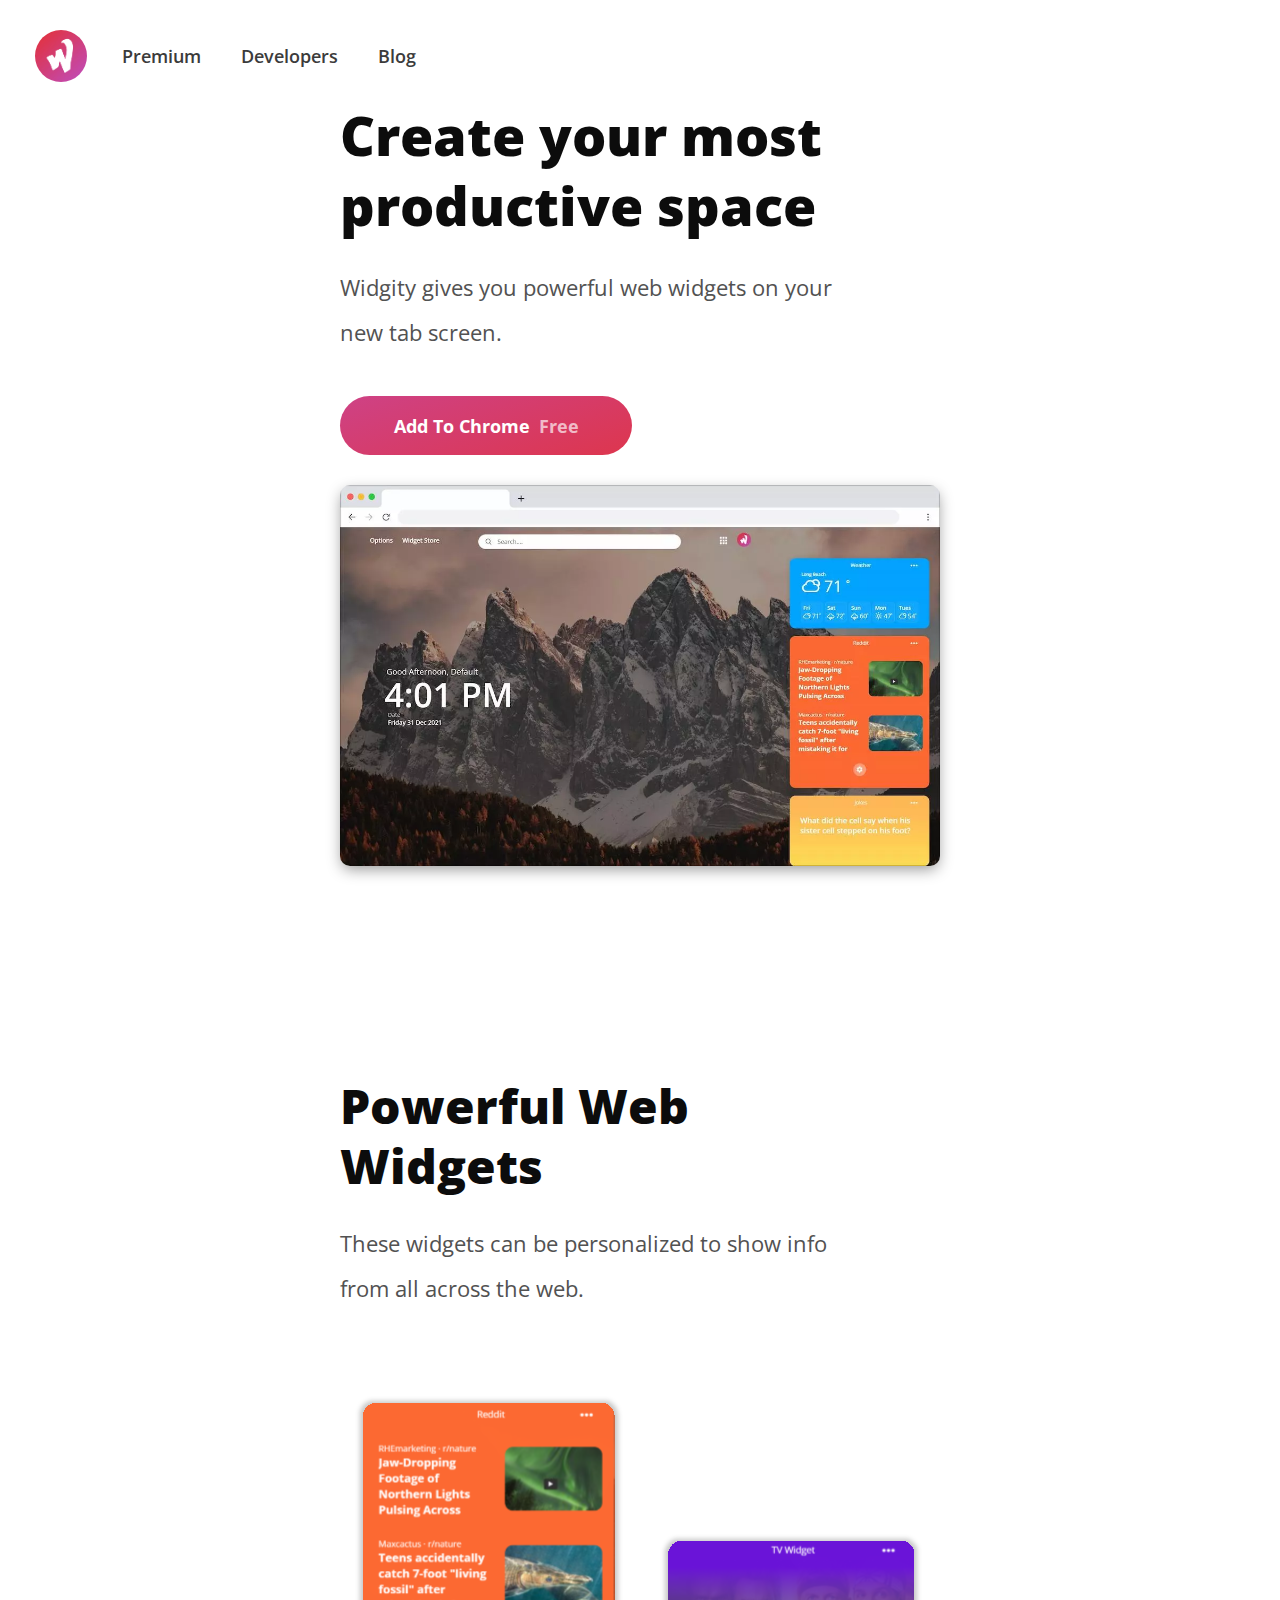
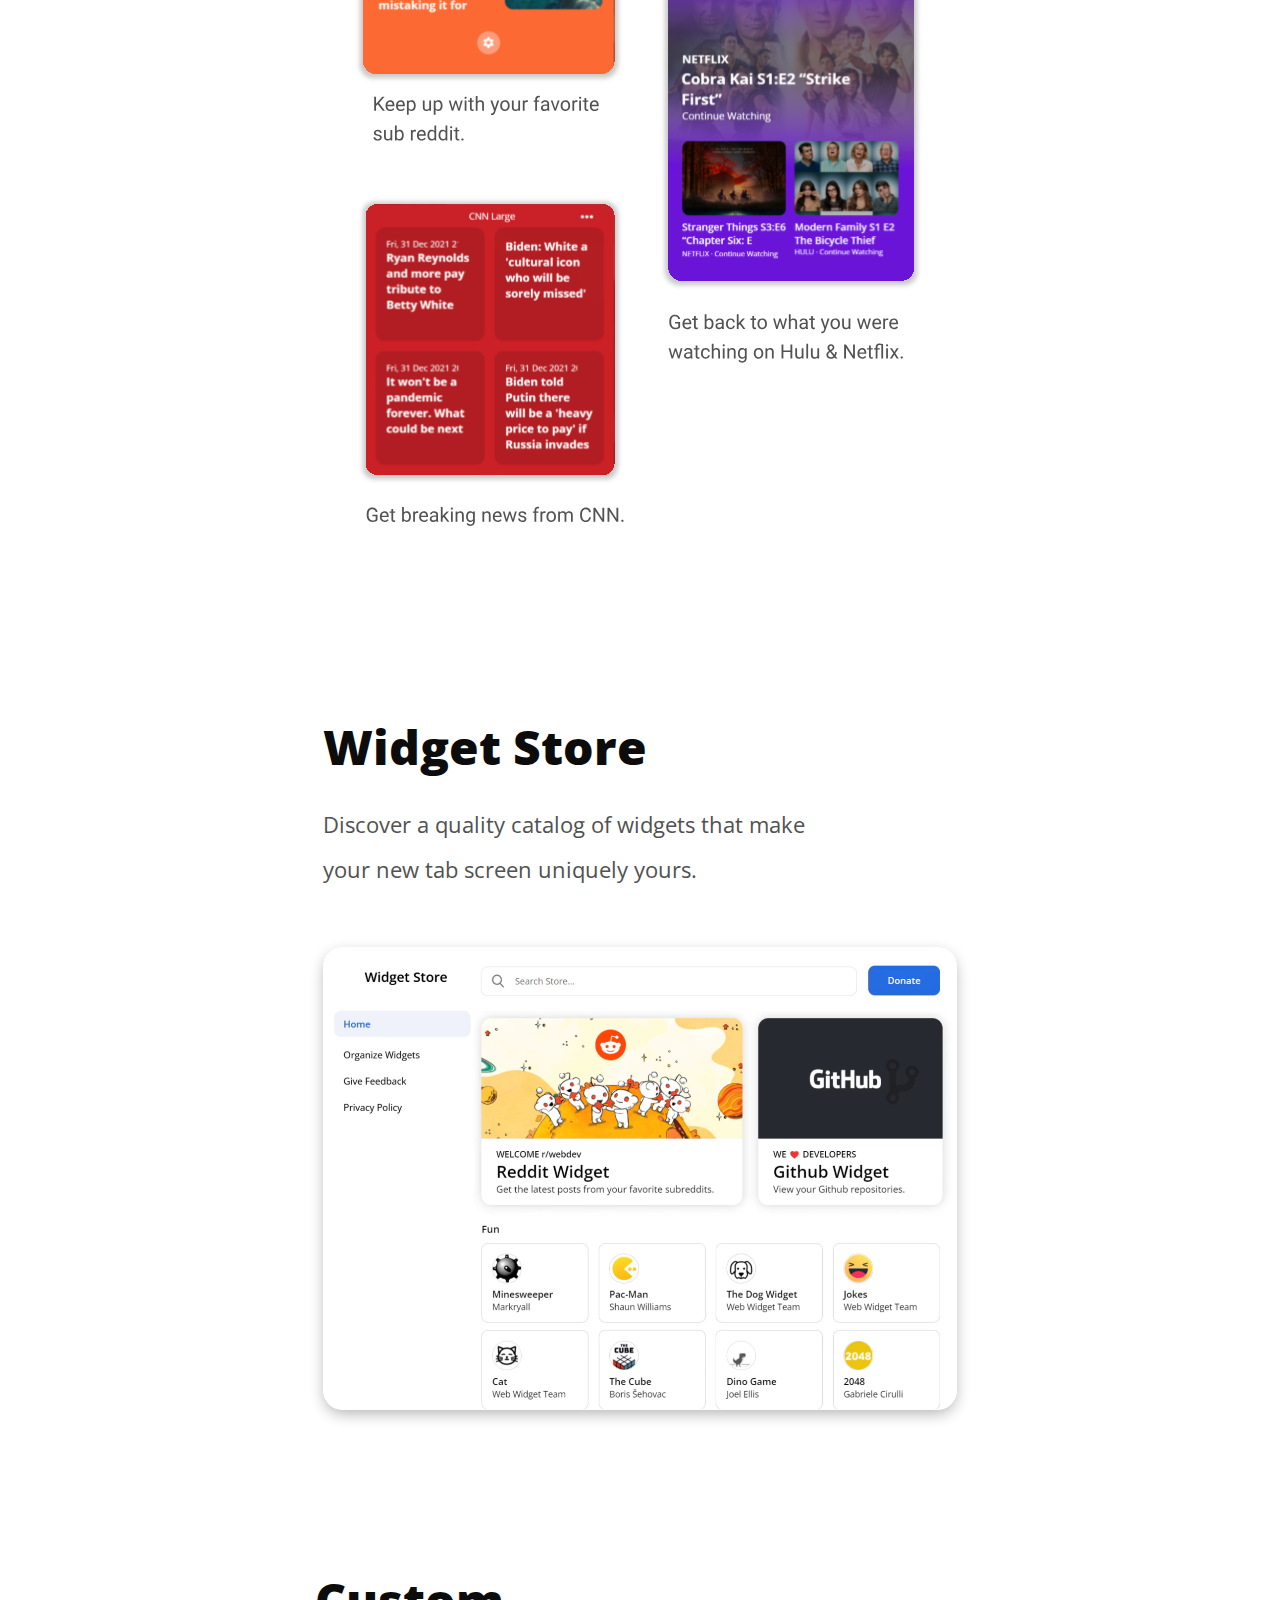
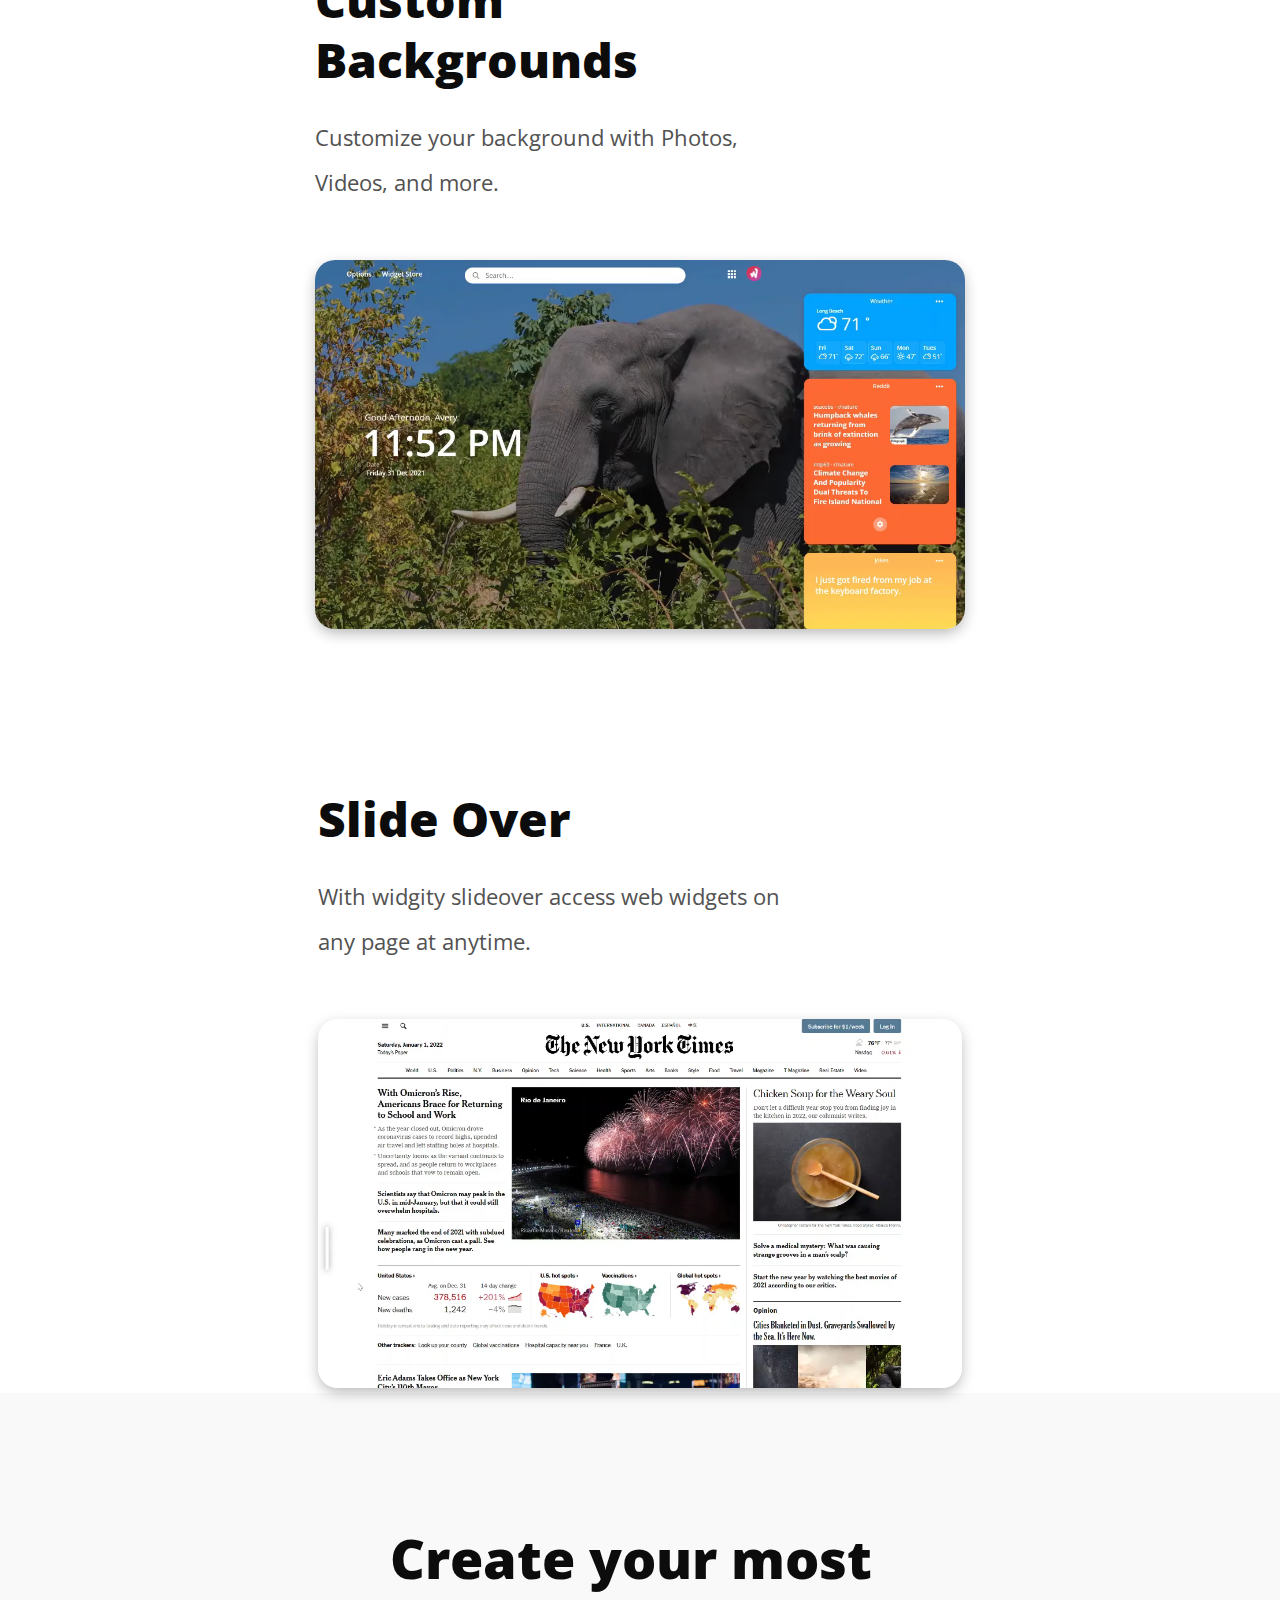
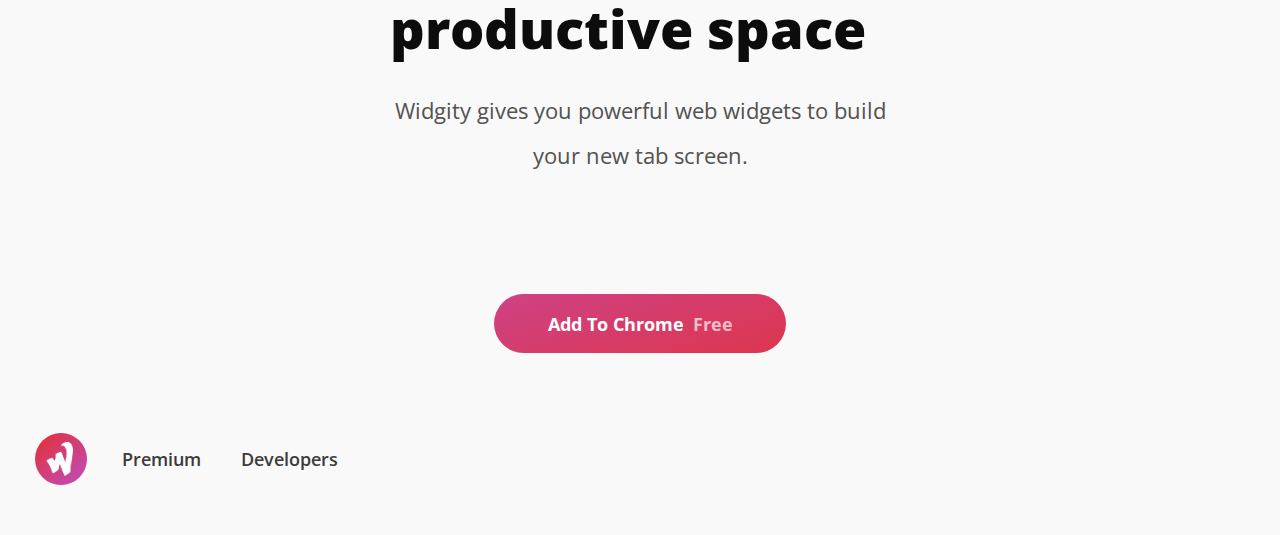
<file: index.html>
<!DOCTYPE html>
<html lang="en">
<head>
    <meta charset="UTF-8">
    <meta http-equiv="X-UA-Compatible" content="IE=edge">
    <meta name="viewport" content="width=device-width, initial-scale=1.0">
    <link rel="stylesheet" href="/main.css">
   <!-- Global site tag (gtag.js) - Google Analytics -->
   <script async src="https://www.googletagmanager.com/gtag/js?id=G-241L9HYPFJ"></script>

   <link rel="shortcut icon" href="/branding/favicon.png">
   <script src="https://unpkg.com/aos@2.3.1/dist/aos.js"></script>
   <!-- Primary Meta Tags -->
<title>Widgity: Your most productive space</title>
<meta name="title" content="Widgity: Your most productive space">
<meta name="description" content="Widgets make your New Tab page more dynamic and functional by putting more of the web at your fingertips. This is your new tab screen and we want to give you as many custom options as possible.">

<!-- Open Graph / Facebook -->
<meta property="og:type" content="website">
<meta property="og:url" content="https://webwidgets.app/">
<meta property="og:title" content="Widgity: Your most productive space">
<meta property="og:description" content="Widgets make your New Tab page more dynamic and functional by putting more of the web at your fingertips. This is your new tab screen and we want to give you as many custom options as possible.">
<meta property="og:image" content="https://webwidgets.app/images/promotional banner.png">

<!-- Twitter -->
<meta property="twitter:card" content="summary_large_image">
<meta property="twitter:url" content="https://webwidgets.app/">
<meta property="twitter:title" content="Widgity: Your most productive space">
<meta property="twitter:description" content="Widgets make your New Tab page more dynamic and functional by putting more of the web at your fingertips. This is your new tab screen and we want to give you as many custom options as possible.">
<meta property="twitter:image" content="https://webwidgets.app/images/promotional banner.png">
   <script>
     window.dataLayer = window.dataLayer || [];
     function gtag(){dataLayer.push(arguments);}
     gtag('js', new Date());
   
     gtag('config', 'G-241L9HYPFJ');
   </script>
    <title>Document</title>
</head>
<body>
    <div class="snap-wrap">
    <header>
        <nav aria-label=’primary’>
            <img width="52px" height="52px" alt="Widgity logo" src="/branding/logo.webp">
            <ul class="nav-links">
                <li>
                    <a href="/premium.html">Premium</a>
                </li>
                <li>
                    <a href="/developer.html">Developers</a>
                </li>
                <li>
                    <a href="https://blog.webwidgets.app/">Blog</a>
                </li>
            </ul>
        </nav>
        <div class="ghost-div"></div>
    </header>
    <section class="section-wrap top">
        <div class="main-container a ">
            <div class="text-container top-sub" data-aos="fade-up" >
                <h1>Create your most productive space</h1>
                <p>Widgity gives you powerful web widgets on your new tab screen.</p>
                <button class="cta-btn">Add To Chrome <span>Free</span></button>
            </div>
            <div class="media-container" data-aos="fade-up" data-aos-delay="300">
                <img alt="Widgity browser extension with custom background and 3 widgets on the right side from top to bottom weather widget, reddit widget, and jokes widget." width="600px" height="381px" src="/branding/frame_chrome_mac_light (1).webp">
            </div>
        </div>
    </section>

    <section class="section-wrap">
        <div class="main-container a">
            <div data-aos="fade-up"  class="text-wrap">
                <div class="text-container txt">
                    <h1>Powerful 
                        Web Widgets</h1>
                    <p>These widgets can be personalized to show info from all across the web.</p>
               
                </div>
            </div>

            <div data-aos="fade-up"  data-aos-delay="300" class="media-container flat">
                <img width="600px" height="791px" alt="Widgity browser extension with custom background and 3 widgets on the right side from top to bottom weather widget, reddit widget, and jokes widget." src="/branding/widgets.svg">
            </div>
        </div>
    </section>

 

    <section class="section-wrap">
        <div class="main-container vid-m b">
            
            <div data-aos="fade-up"  data-aos-delay="300" class="media-container flat">
                <video loop id="Vid" autoplay muted playsinline width="320" height="240">
                    <source src="assets/widgetstore.mp4" type="video/mp4">
                    Your browser doesn't support videos.
                  </video>
            </div>

            <div data-aos="fade-up" class="text-wrap">
                <div class="text-container txt">
                    <h1>Widget Store</h1>
                    <p>Discover a quality catalog of widgets that make your new tab screen uniquely yours.</p>
               
                </div>
            </div>

        </div>
    </section>

    
    <section class="section-wrap">
        <div class="main-container vid-m a">

            <div data-aos="fade-up"  class="text-wrap">
                <div class="text-container txt">
                    <h1>Custom Backgrounds</h1>
                    <p>Customize your background with Photos, Videos, and more.</p>
               
                </div>
            </div>
            
            <div data-aos="fade-up"  data-aos-delay="300" class="media-container flat flatm">
                <video loop id="Vid" autoplay muted playsinline width="320" height="240">
                    <source src="assets/elephant.mp4" type="video/mp4">
                    Your browser doesn't support videos.
                  </video>
            </div>

        

        </div>
    </section>


    <section class="section-wrap">
        <div class="main-container vid-m b">

            <div data-aos="fade-up"  data-aos-delay="300" class="media-container flat flatm flatb">
                <video loop id="Vid" autoplay muted playsinline width="320" height="240">
                    <source src="assets/widgetlite.mp4" type="video/mp4">
                    Your browser doesn't support videos.
                  </video>
            </div>

            <div data-aos="fade-up" class="text-wrap">
                <div class="text-container txt">
                    <h1>Slide Over</h1>
                    <p>With widgity slideover access web widgets on any page at anytime. </p>
               
                </div>
            </div>  

        </div>
    </section>

    <footer>
        <div class="center-text">
        <div class="text-container" data-aos="fade-up" data-aos-delay="400" >
            <h1>Create your most productive space</h1>
            <p>Widgity gives you powerful web widgets to build your new tab screen.</p>
            <div class="cta-wrap">
                <button class="cta-btn">Add To Chrome <span>Free</span></button>
            </div>
            
        </div>

      
    </div>
    <section class="footer-strip">
        <nav class="footer-nav" aria-label=’footer’>
            <img width="52px" height="52px" alt="widgity logo" src="/branding/logo.webp">
            <ul class="nav-links">
                <li>
                    <a href="/premium.html">Premium</a>
                </li>
                <li>
                    <a href="/developer.html">Developers</a>
                </li>
            </ul>
        </nav>

    </section>
    </footer>









    <script>
        AOS.init();
      </script>
     </div>

</body>
</html>
</file>
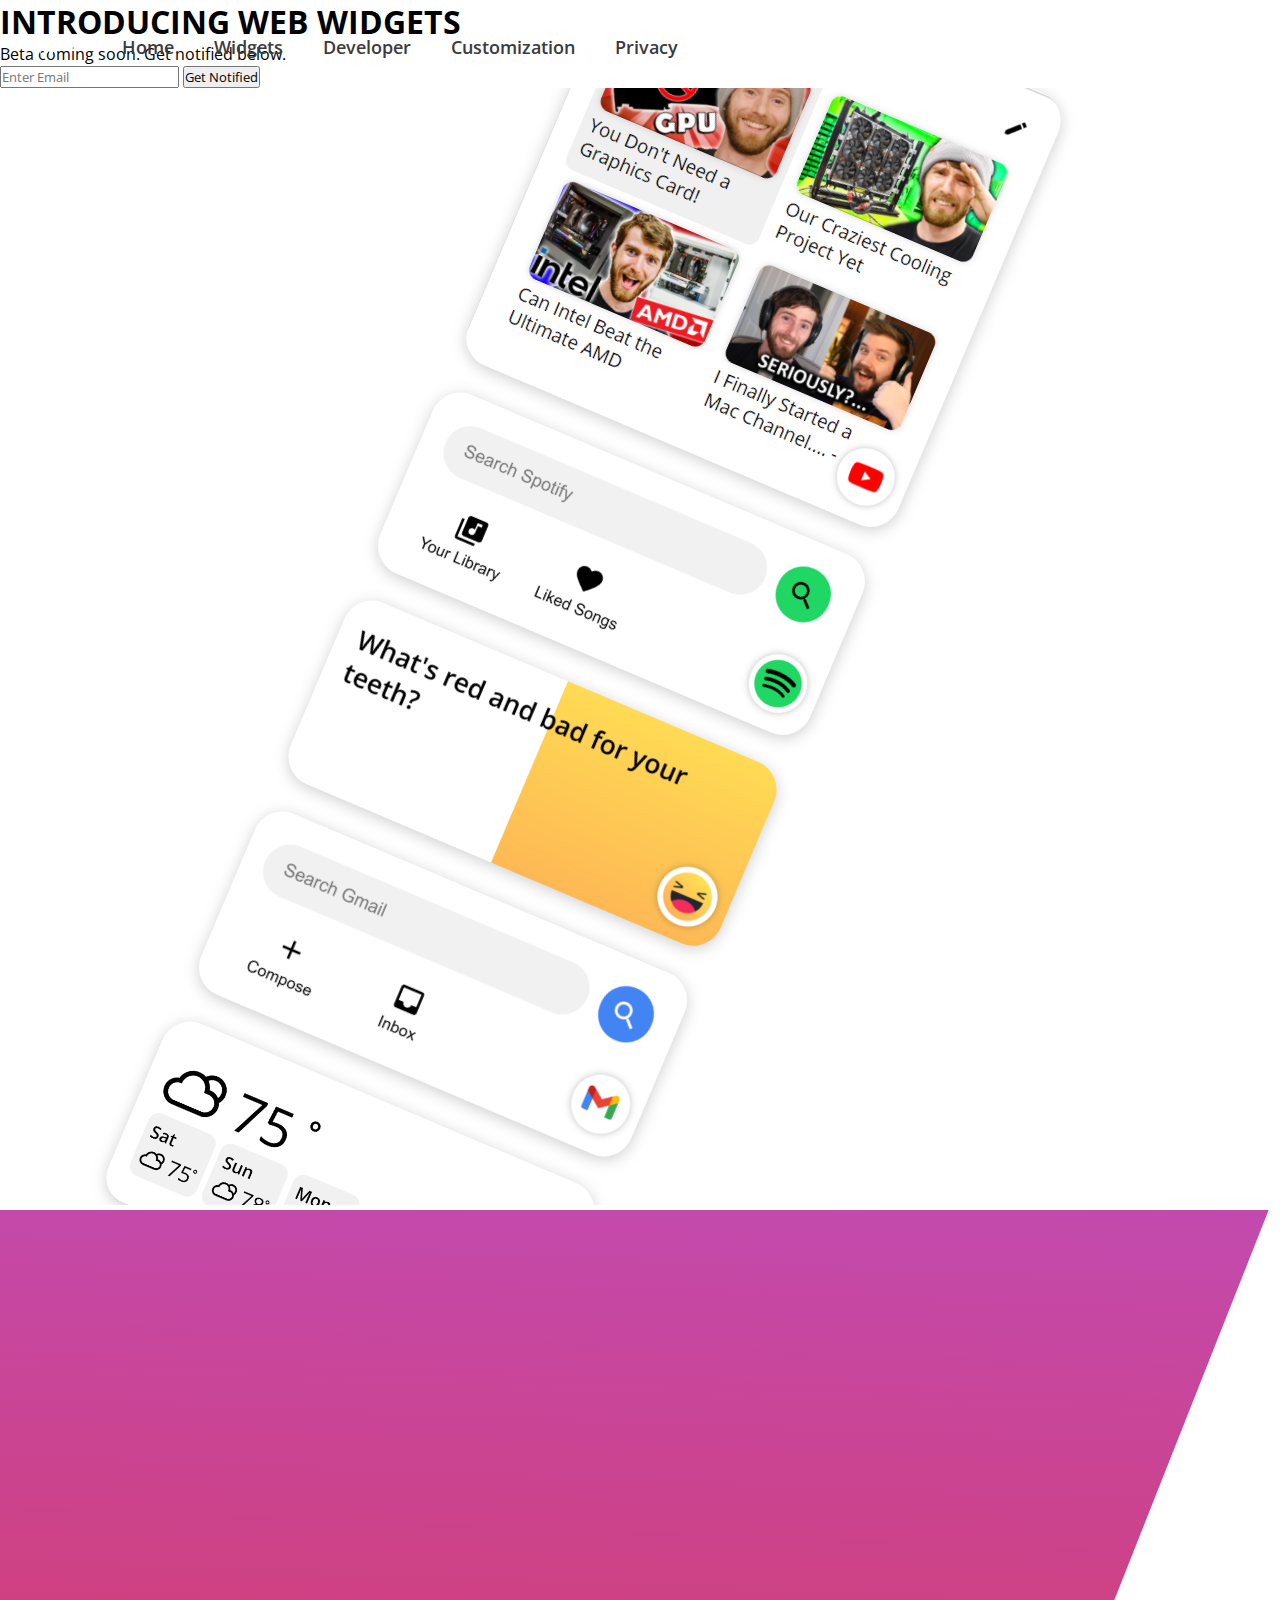
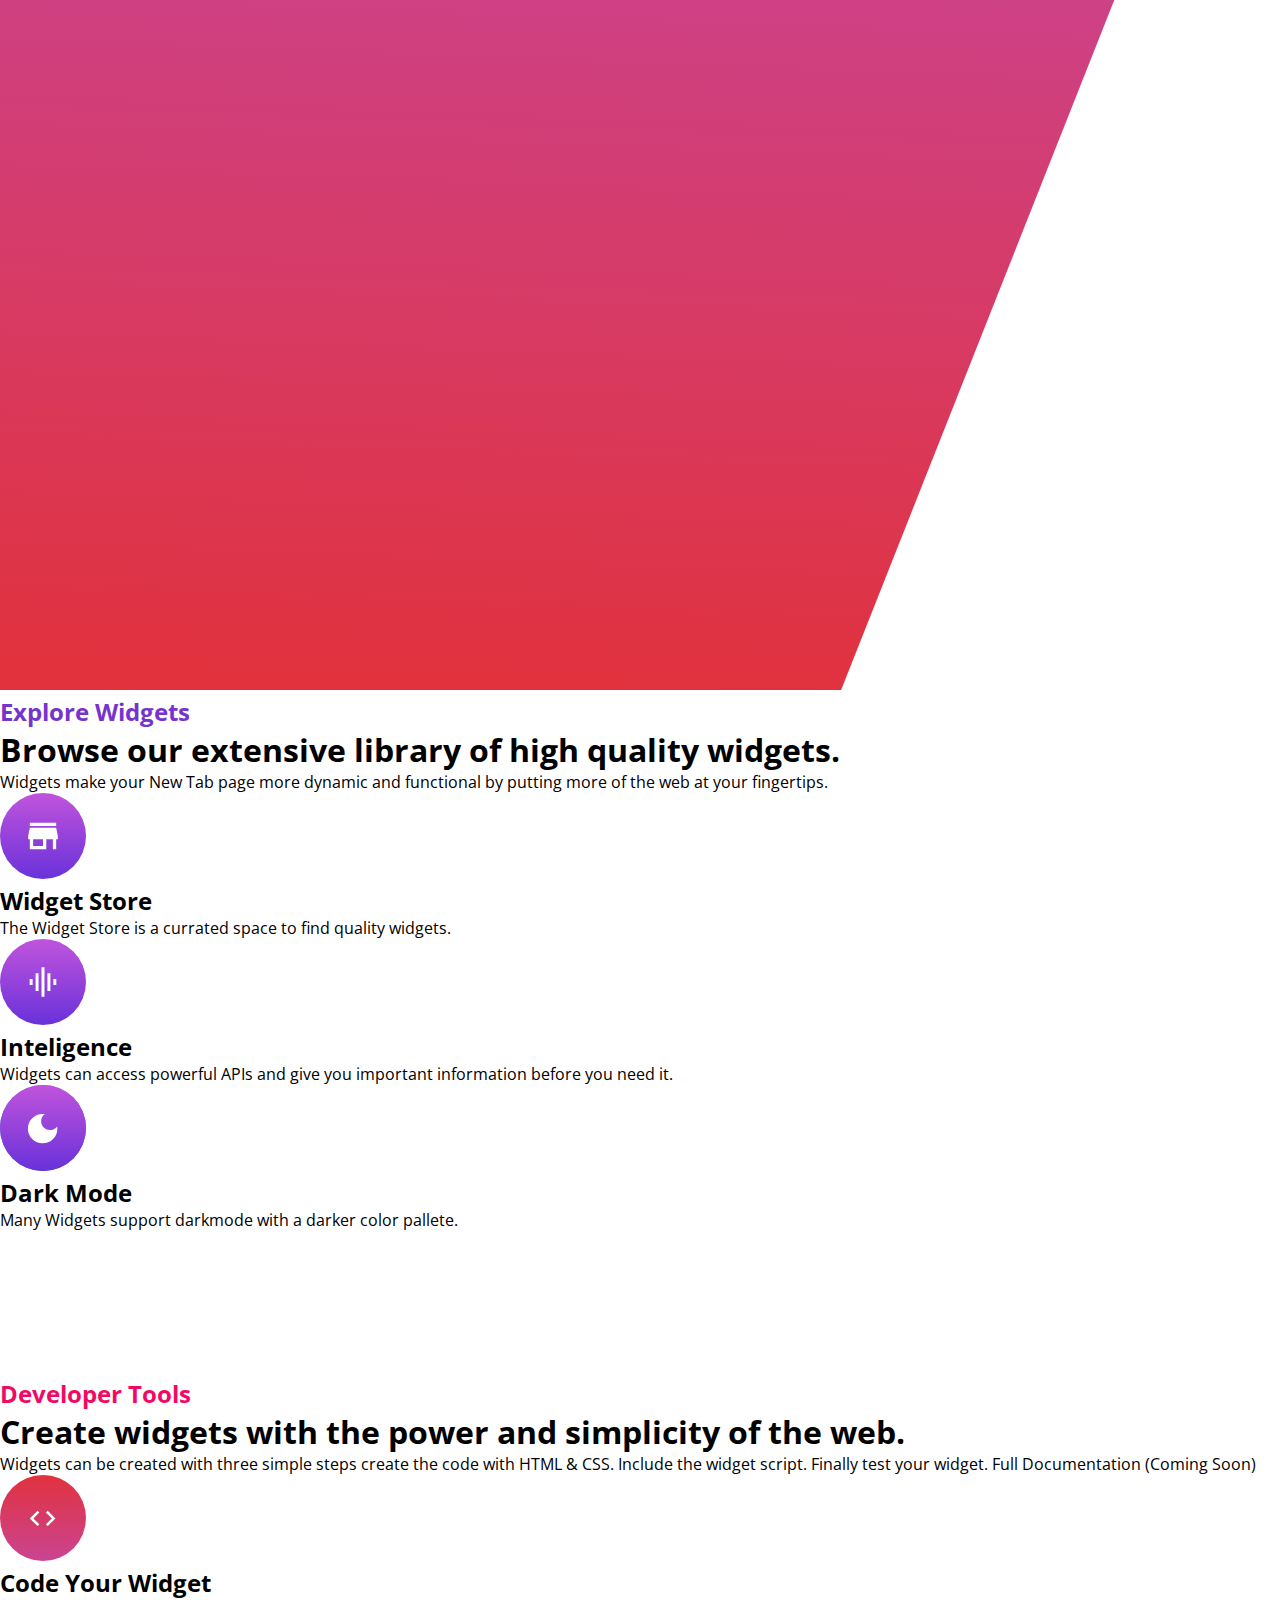
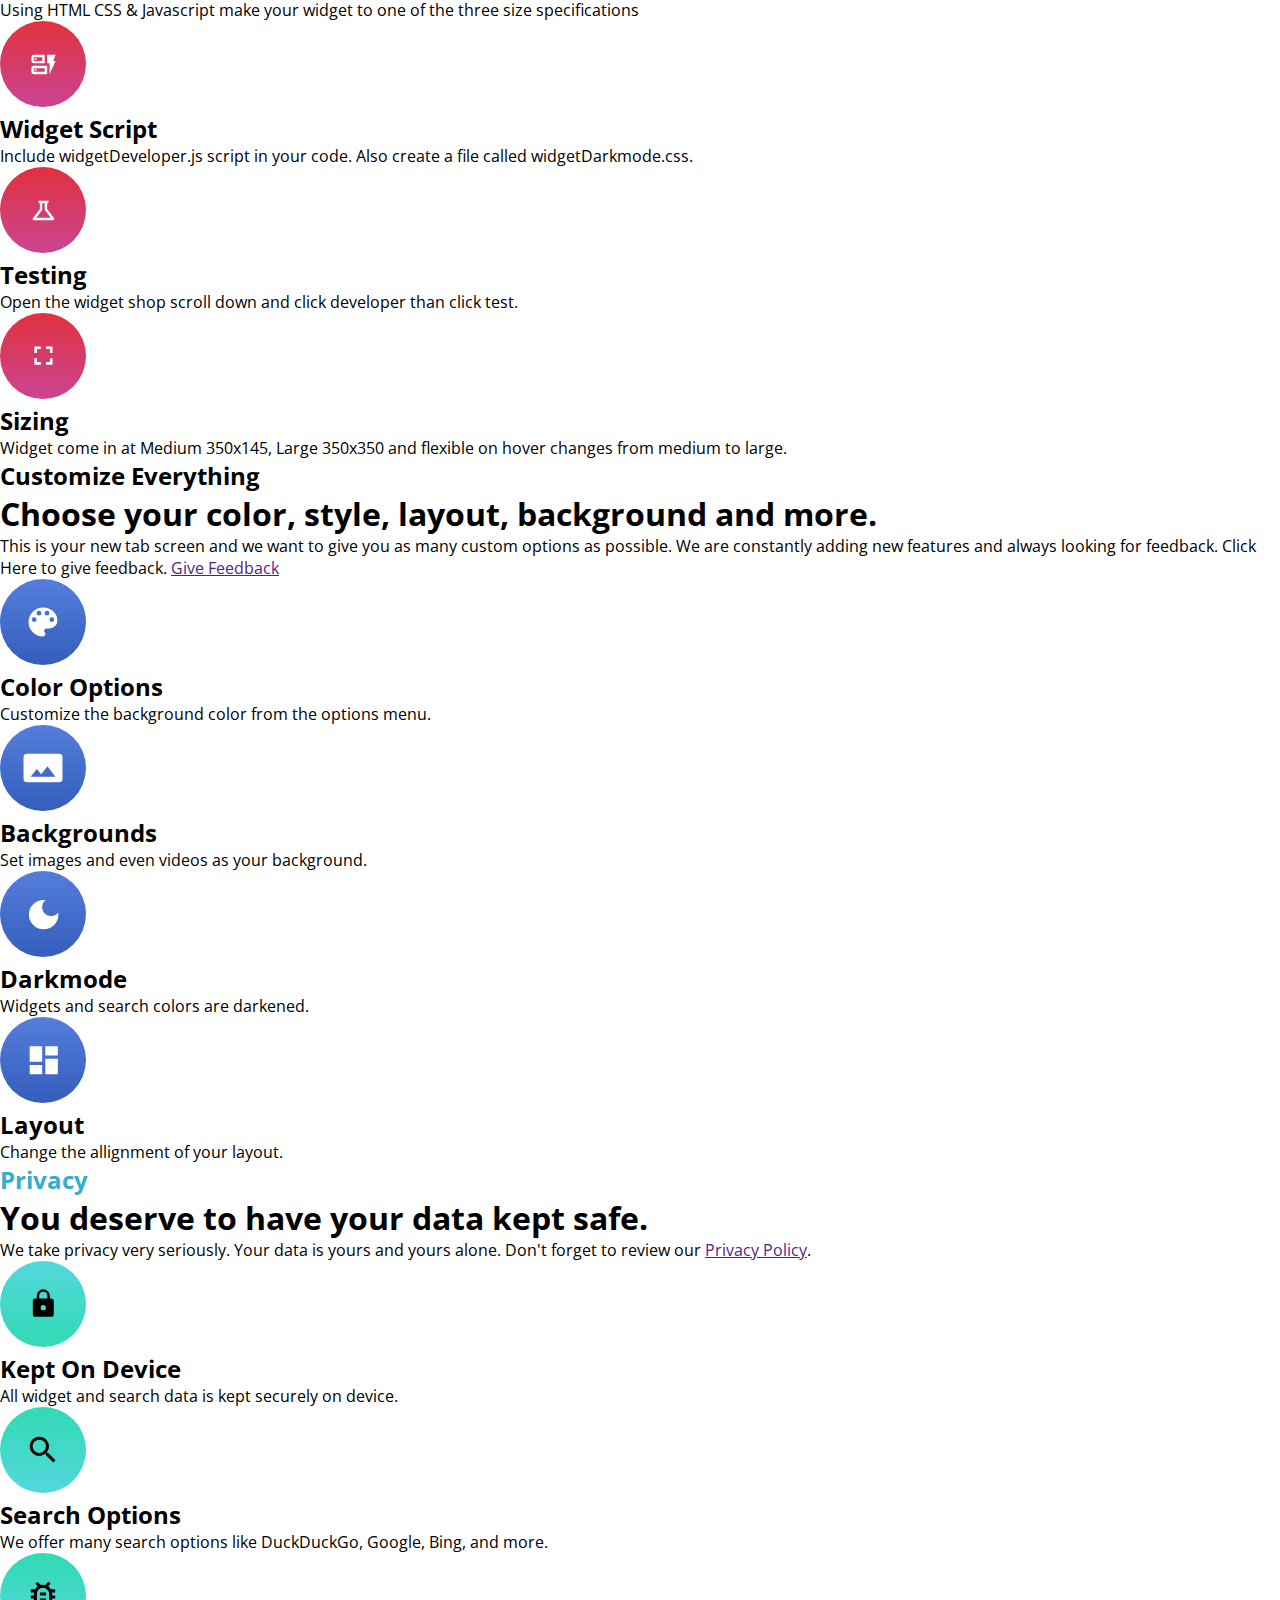
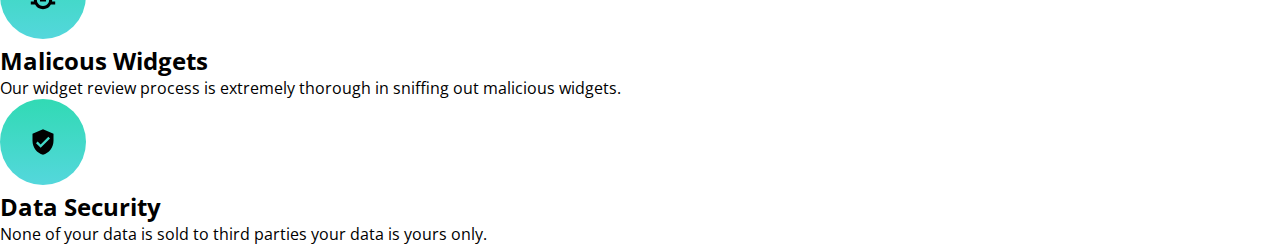
<file: Old/index.html>
<!DOCTYPE html>
<html lang="en">
<head>
    <meta charset="UTF-8">
    <meta http-equiv="X-UA-Compatible" content="IE=edge">
    <meta name="viewport" content="width=device-width, initial-scale=1.0">
    <link rel="stylesheet" href="/main.css">
    <script src= 
    "https://code.jquery.com/jquery-3.5.1.js"> 
        </script> 
        <!-- Global site tag (gtag.js) - Google Analytics -->
<script async src="https://www.googletagmanager.com/gtag/js?id=G-241L9HYPFJ"></script>
<script>
  window.dataLayer = window.dataLayer || [];
  function gtag(){dataLayer.push(arguments);}
  gtag('js', new Date());

  gtag('config', 'G-241L9HYPFJ');
</script>

<!-- Twitter universal website tag code -->
<script>
    !function(e,t,n,s,u,a){e.twq||(s=e.twq=function(){s.exe?s.exe.apply(s,arguments):s.queue.push(arguments);
    },s.version='1.1',s.queue=[],u=t.createElement(n),u.async=!0,u.src='//static.ads-twitter.com/uwt.js',
    a=t.getElementsByTagName(n)[0],a.parentNode.insertBefore(u,a))}(window,document,'script');
    // Insert Twitter Pixel ID and Standard Event data below
    twq('init','o60s3');
    twq('track','PageView');
    </script>
    <!-- End Twitter universal website tag code --
    <!-- Primary Meta Tags -->
<title>Widgity - Web Widgets</title>
<meta name="title" content="Widgityy - Web Widgets">
<meta name="description" content="Widgets make your New Tab page more dynamic and functional by putting more of the web at your fingertips. This is your new tab screen and we want to give you as many custom options as possible.">

<!-- Open Graph / Facebook -->
<meta property="og:type" content="website">
<meta property="og:url" content="https://webwidgets.app">
<meta property="og:title" content="Widgity - Web Widgets">
<meta property="og:description" content="Widgets make your New Tab page more dynamic and functional by putting more of the web at your fingertips. This is your new tab screen and we want to give you as many custom options as possible.">
<meta property="og:image" content="https://webwidgets.app/images/promotional banner.png">

<!-- Twitter -->
<meta property="twitter:card" content="summary_large_image">
<meta property="twitter:url" content="https://webwidgets.app">
<meta property="twitter:title" content="Widgity - Web Widgets">
<meta property="twitter:description" content="Widgets make your New Tab page more dynamic and functional by putting more of the web at your fingertips. This is your new tab screen and we want to give you as many custom options as possible.">
<meta property="twitter:image" content="https://webwidgets.app/images/promotional banner.png">
  
</head>
<body>

    <div class="main">
        <nav>
            <img src="/images/logo.svg">
            <ul class="nav-links">
                <li><a href="#">Home</a></li>
                <li><a href="#Widgets">Widgets</a></li>
                <li><a href="#Developer">Developer</a></li>
                <li><a href="#Customize">Customization</a></li>
                <li><a href="#Privacy">Privacy</a></li>
            </ul>
        </nav>
        <section>  
            <div class="home-container">
            <div class="home-text">
                <h1>INTRODUCING WEB WIDGETS</h1>
                <p>Beta coming soon. Get notified below. </p>
                <div class="cta-prompt">
                    <form id="notify" action="https://api.sheety.co/1c0174d5b32dbebdf6f1e14d6ba67a4f/widgetPublishing/emails">
                        <input id="email" class="large-input" type="email" placeholder="Enter Email">
                        <button class="btn" type="submit">Get Notified</button>
                    </form>
                 <script>
                     

$(document).ready(function(){
    $('#notify').submit(function(e) {
      e.preventDefault();
      let form = $(this);
      $.ajax({
        type: 'post',
        dataType: 'jsxon',
        url: form.attr('action'),
        contentType: 'application/json; charset=utf-8',
        data: JSON.stringify({
          email: {
            email: document.getElementById('email').value,
          } 
        }),
        success: function() {
            
        },
        error: function(xhr, res, text) {
            alert('Thank you for signing up, look out for an email from us in a few days.😊');
        
        }
      });
    });
  });
                 </script>
                </div>
                <div class="cta-btns" style="display: none;">
                    <a href="#"><button class="btn">Install Now</button></a>
                    <a  href="#"><button class="low-btn">Learn More</button></a>
                </div>
            </div>
            <img src="/images/promotion1.png">
        </div>
        <img class="first-slash" src="/images/slash.svg">
    </section>

    

    <section id="Widgets">
        <div class="section-wrapper">
            <div class="top-text">
                <h2 style="color: #7634CC !important;">Explore Widgets</h2>
                <h1>Browse our extensive library of high quality widgets.</h1>
                <p>Widgets make your New Tab page more dynamic and functional by putting more of the web at your fingertips. </p>
            </div>
            <div class="info-list">
                <div class="info-item-group">
                <div class="info-item">
                    <img src="images/icona.svg">
                    <h2>Widget Store</h2>
                    <p>The Widget Store is a currated space to find quality widgets.</p>
                </div>
                <div class="info-item">
                    <img src="images/icona – 1.svg">
                    <h2>Inteligence</h2>
                    <p>Widgets can access powerful APIs and give you important information before you need it. </p>
                </div>
            </div>
            <div class="info-item-group">
                <div class="info-item">
                    <img src="images/icona – 2.svg">
                    <h2>Dark Mode</h2>
                    <p>Many Widgets support darkmode with a darker color pallete. </p>
                </div>
                <div style="visibility: hidden;" class="info-item">
                    <img src="images/icona – 2.svg">
                    <h2>Dark Mode</h2>
                    <p>Many Widgets support it with a darker color pallete. </p>
                </div>
            </div>
            </div>
        </div>

    </section>

    
    <section id="Developer">
        <div class="section-wrapper">
            <div class="top-text">
                <h2 style="color: #F00965 !important;">Developer Tools</h2>
                <h1>Create widgets with the power and simplicity of the web.</h1>
                <p>Widgets can be created with three simple steps create the code with HTML & CSS. Include the widget script. Finally test your widget. Full Documentation (Coming Soon) </p>
            </div>
            <div class="info-list">
                <div class="info-item-group">
                <div class="info-item">
                    <img src="images/iconb – 7.svg">
                    <h2>Code Your Widget</h2>
                    <p>Using HTML CSS & Javascript make your widget to one of the three size specifications</p>
                </div>
                <div class="info-item">
                    <img src="images/iconb – 8.svg">
                    <h2>Widget Script</h2>
                    <p>Include widgetDeveloper.js script in your code. Also create a file called widgetDarkmode.css.</p>
                </div>
            </div>
            <div class="info-item-group">
                <div class="info-item">
                    <img src="images/iconb – 9.svg">
                    <h2>Testing</h2>
                    <p>Open the widget shop scroll down and click developer than click test. </p>
                </div>
                <div style="" class="info-item">
                    <img src="images/iconb – 10.svg">
                    <h2>Sizing</h2>
                    <p>Widget come in at Medium 350x145, Large 350x350 and flexible on hover changes from medium to large. </p>
                </div>
            </div>
            </div>
        </div>

    </section>
        

    <section id="Customize">
        <div class="section-wrapper">
            <div class="top-text">
                <h2>Customize Everything</h2>
                <h1>Choose your color, style, layout, background and more. </h1>
                <p>This is your new tab screen and we want to give you as many custom options as possible. We are constantly adding new features and always looking for feedback. Click Here to give feedback. <a href="">Give Feedback  </a></p>
            </div>
            <div class="info-list">
                <div class="info-item-group">
                    <div class="info-item">
                        <img src="images/icon.svg">
                        <h2>Color Options</h2>
                        <p>Customize the background color from the options menu. </p>
                    </div>
                    <div class="info-item">
                        <img src="images/icon – 1.svg">
                        <h2>Backgrounds</h2>
                        <p>Set images and even videos as your background.</p>
                    </div>
                </div>

                <div class="info-item-group">
                    <div class="info-item">
                        <img src="images/icon – 2.svg">
                        <h2>Darkmode</h2>
                        <p>Widgets and search colors are darkened. </p>
                    </div>
                    <div class="info-item">
                        <img src="images/icon – 3.svg">
                        <h2>Layout</h2>
                        <p>Change the allignment of your layout.</p>
                    </div>
                </div>
             
             
            </div>
        </div>
    </section>


    <section id="Privacy">
        <div class="section-wrapper">
            <div class="top-text">
                <h2 style="color: #34AECC !important;">Privacy</h2>
                <h1>You deserve to have your data kept safe.</h1>
                <p>We take privacy very seriously. Your data is yours and yours alone. Don't forget to review our <a href="">Privacy Policy</a>.</p>
            </div>
            <div class="info-list">
                <div class="info-item-group">
                <div class="info-item">
                    <img src="images/iconb – 3.svg">
                    <h2>Kept On Device</h2>
                    <p>All widget and search data is kept securely on device.</p>
                </div>
                <div class="info-item">
                    <img src="images/iconb – 4.svg">
                    <h2>Search Options</h2>
                    <p>We offer many search options like DuckDuckGo, Google, Bing, and more. </p>
                </div>
            </div>
            <div class="info-item-group">
                <div class="info-item">
                    <img src="images/iconb – 5.svg">
                    <h2>Malicous Widgets</h2>
                    <p>Our widget review process is extremely thorough in sniffing out malicious widgets.</p>
                </div>
                <div style="" class="info-item">
                    <img src="images/iconb – 6.svg">
                    <h2>Data Security</h2>
                    <p>None of your data is sold to third parties your data is yours only.  </p>
                </div>
            </div>
            </div>
        </div>

    </section>




      </div>
  
</body>


</html>
</file>
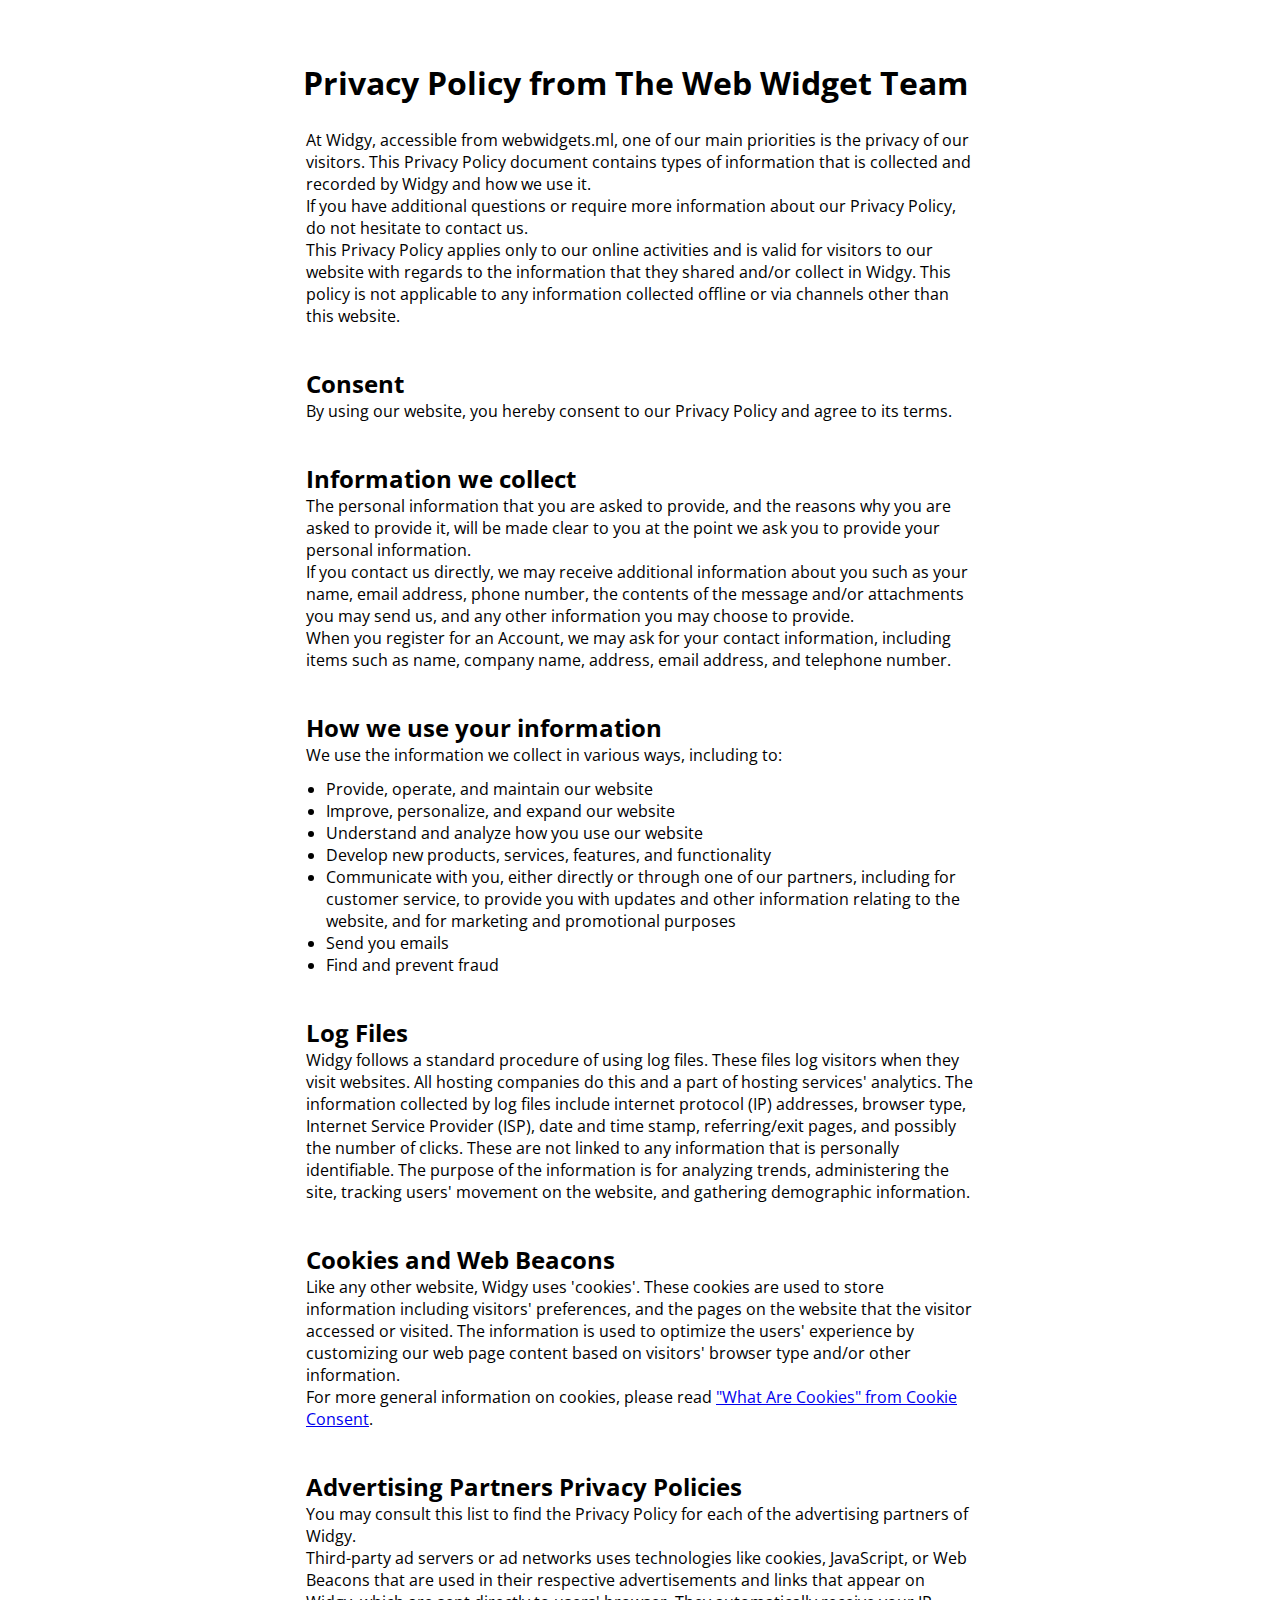
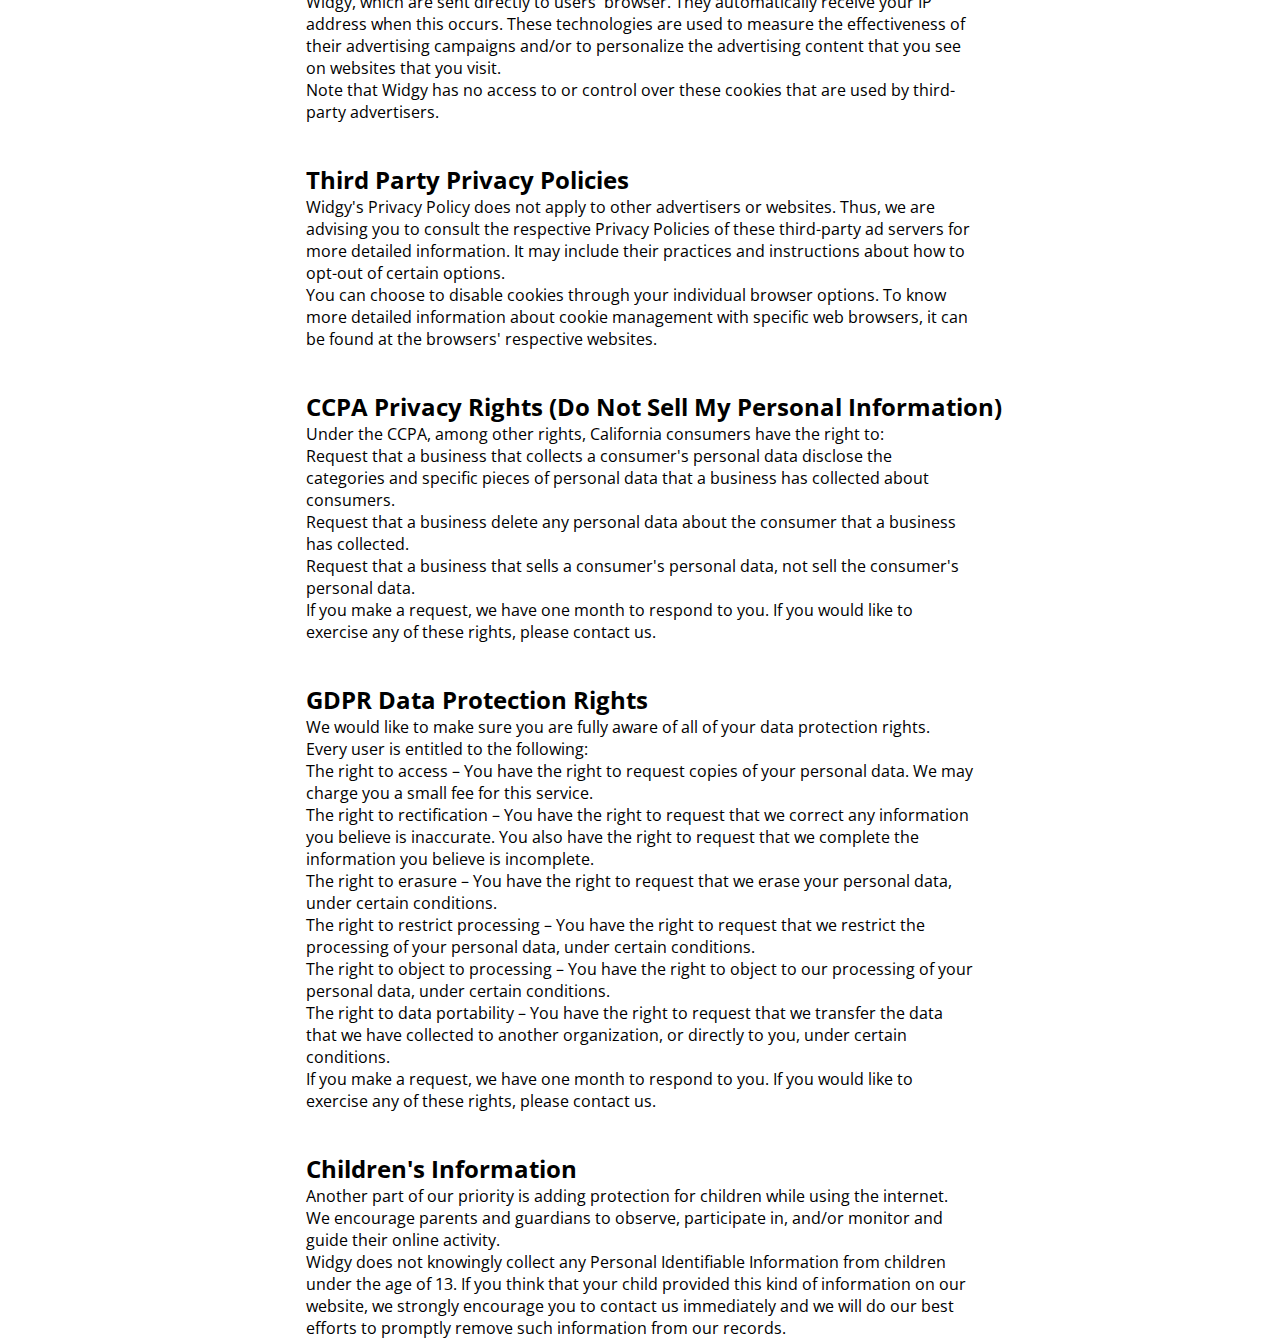
<file: privacypolicy.html>
<!DOCTYPE html>
<html lang="en" style="display:block">
<head>
    <meta charset="UTF-8">
    <meta http-equiv="X-UA-Compatible" content="IE=edge">
    <meta name="viewport" content="width=device-width, initial-scale=1.0">
    <title>_WIDGY_ | Privacy Policy</title>
    <link rel="shortcut icon" href="Assets/FAVICON.png">
    <link rel="stylesheet" href="/main.css">
</head>
<style>
    h2 {width: 754px;margin-top: 40px;}

    p, h2 {padding-left: 50px; padding-right: 50px;}

    ul {    margin-left: 70px;
    margin-top: 12px;}

    h1 {    margin-left: 47px;
    padding-top: 61px;
    padding-bottom: 25px;}
</style>
<body style="display: block;margin:auto;width: 60%;">
    <h1>Privacy Policy from The Web Widget Team</h1>

<p>At Widgy, accessible from webwidgets.ml, one of our main priorities is the privacy of our visitors. This Privacy Policy document contains types of information that is collected and recorded by Widgy and how we use it.</p>

<p>If you have additional questions or require more information about our Privacy Policy, do not hesitate to contact us.</p>

<p>This Privacy Policy applies only to our online activities and is valid for visitors to our website with regards to the information that they shared and/or collect in Widgy. This policy is not applicable to any information collected offline or via channels other than this website.</p>

<h2>Consent</h2>

<p>By using our website, you hereby consent to our Privacy Policy and agree to its terms.</p>

<h2>Information we collect</h2>

<p>The personal information that you are asked to provide, and the reasons why you are asked to provide it, will be made clear to you at the point we ask you to provide your personal information.</p>
<p>If you contact us directly, we may receive additional information about you such as your name, email address, phone number, the contents of the message and/or attachments you may send us, and any other information you may choose to provide.</p>
<p>When you register for an Account, we may ask for your contact information, including items such as name, company name, address, email address, and telephone number.</p>

<h2>How we use your information</h2>

<p>We use the information we collect in various ways, including to:</p>

<ul>
<li>Provide, operate, and maintain our website</li>
<li>Improve, personalize, and expand our website</li>
<li>Understand and analyze how you use our website</li>
<li>Develop new products, services, features, and functionality</li>
<li>Communicate with you, either directly or through one of our partners, including for customer service, to provide you with updates and other information relating to the website, and for marketing and promotional purposes</li>
<li>Send you emails</li>
<li>Find and prevent fraud</li>
</ul>

<h2>Log Files</h2>

<p>Widgy follows a standard procedure of using log files. These files log visitors when they visit websites. All hosting companies do this and a part of hosting services' analytics. The information collected by log files include internet protocol (IP) addresses, browser type, Internet Service Provider (ISP), date and time stamp, referring/exit pages, and possibly the number of clicks. These are not linked to any information that is personally identifiable. The purpose of the information is for analyzing trends, administering the site, tracking users' movement on the website, and gathering demographic information.</p>

<h2>Cookies and Web Beacons</h2>

<p>Like any other website, Widgy uses 'cookies'. These cookies are used to store information including visitors' preferences, and the pages on the website that the visitor accessed or visited. The information is used to optimize the users' experience by customizing our web page content based on visitors' browser type and/or other information.</p>

<p>For more general information on cookies, please read <a href="https://www.privacypolicyonline.com/what-are-cookies/">"What Are Cookies" from Cookie Consent</a>.</p>



<h2>Advertising Partners Privacy Policies</h2>

<P>You may consult this list to find the Privacy Policy for each of the advertising partners of Widgy.</p>

<p>Third-party ad servers or ad networks uses technologies like cookies, JavaScript, or Web Beacons that are used in their respective advertisements and links that appear on Widgy, which are sent directly to users' browser. They automatically receive your IP address when this occurs. These technologies are used to measure the effectiveness of their advertising campaigns and/or to personalize the advertising content that you see on websites that you visit.</p>

<p>Note that Widgy has no access to or control over these cookies that are used by third-party advertisers.</p>

<h2>Third Party Privacy Policies</h2>

<p>Widgy's Privacy Policy does not apply to other advertisers or websites. Thus, we are advising you to consult the respective Privacy Policies of these third-party ad servers for more detailed information. It may include their practices and instructions about how to opt-out of certain options. </p>

<p>You can choose to disable cookies through your individual browser options. To know more detailed information about cookie management with specific web browsers, it can be found at the browsers' respective websites.</p>

<h2>CCPA Privacy Rights (Do Not Sell My Personal Information)</h2>

<p>Under the CCPA, among other rights, California consumers have the right to:</p>
<p>Request that a business that collects a consumer's personal data disclose the categories and specific pieces of personal data that a business has collected about consumers.</p>
<p>Request that a business delete any personal data about the consumer that a business has collected.</p>
<p>Request that a business that sells a consumer's personal data, not sell the consumer's personal data.</p>
<p>If you make a request, we have one month to respond to you. If you would like to exercise any of these rights, please contact us.</p>

<h2>GDPR Data Protection Rights</h2>

<p>We would like to make sure you are fully aware of all of your data protection rights. Every user is entitled to the following:</p>
<p>The right to access – You have the right to request copies of your personal data. We may charge you a small fee for this service.</p>
<p>The right to rectification – You have the right to request that we correct any information you believe is inaccurate. You also have the right to request that we complete the information you believe is incomplete.</p>
<p>The right to erasure – You have the right to request that we erase your personal data, under certain conditions.</p>
<p>The right to restrict processing – You have the right to request that we restrict the processing of your personal data, under certain conditions.</p>
<p>The right to object to processing – You have the right to object to our processing of your personal data, under certain conditions.</p>
<p>The right to data portability – You have the right to request that we transfer the data that we have collected to another organization, or directly to you, under certain conditions.</p>
<p>If you make a request, we have one month to respond to you. If you would like to exercise any of these rights, please contact us.</p>

<h2>Children's Information</h2>

<p>Another part of our priority is adding protection for children while using the internet. We encourage parents and guardians to observe, participate in, and/or monitor and guide their online activity.</p>

<p>Widgy does not knowingly collect any Personal Identifiable Information from children under the age of 13. If you think that your child provided this kind of information on our website, we strongly encourage you to contact us immediately and we will do our best efforts to promptly remove such information from our records.</p>
</body>
</html>
</file>
<file: main.css>
@import url(https://fonts.googleapis.com/css?family=Open+Sans:400,600,700,800);

* {
  margin: 0px;
  padding: 0px;
  font-family: "Open Sans";
}

html {}

nav {
    position: absolute;
    top: 30px;
    left: 0px;
    width: 100%;
    z-index: 5;
    display: flex;
    align-items: center;
  }

  body {
 
  }

  .snap-wrap {   
   
 }

nav > img {width: 52px;border-radius: 50px;margin-right: 15px;margin-left: 35px;}  
  
  .nav-links {
    list-style-type: none;
    display: flex;
    align-items: column;
    justify-content: space-between;
  }
  
  .nav-links > li {
    padding: 5px;
  }

  .ghost-div {width: 100%; ;}
  
  .nav-links > li > a {
    color: rgb(59, 59, 59);
    text-decoration: none;
    padding: 15px;
    transition: 0.2s ease;
    cursor: pointer;
    font-weight: 600;
    font-size: 18px;
  }
  
  .nav-links > li > a:hover {
    color: rgba(66, 66, 66, 0.685);
  }
  
  .section-wrap {height: 100vh;background-color: white;display: flex;align-items: center;justify-content: center;scroll-snap-align: start;}

  .text-container { width: 500px}

  .text-container > p {font-size: 22px;
    line-height: 45px;
  margin-top: 25px;margin-bottom: 25px;color: #525252;}

  .text-container > h1 {     font-size: 3.4rem;
    font-weight: 800;
    line-height: 70px;color: #0c0c0c;}

    .center-text {margin: auto; width: fit-content;}

    .center-text > div > p {text-align: center; width: 100%;}

  .main-container {display: flex;justify-content: space-between;gap: 14vw;}

  .media-container > img {width: 600px;border-radius: 10px;box-shadow: 0px 5px 15px -2px rgba(0,0,0,0.42)}

  .cta-btn {    background: linear-gradient(
    162deg
    , rgba(207,65,130,1) 6%, rgba(221,54,78,1) 100%);
        width:292px;
        height: 59px;
        font-size: 18px;
        color: white;
        border: none;
        border-radius: 45px;
        margin-top: 16px;
        font-weight: bold;cursor: pointer;}

    .cta-btn > span {color: rgb(255 255 255 / 66%);
        margin-left: 4px;}

.cta-wrap {display: flex;justify-content: center;margin-top: 100px;}

.flat > img {box-shadow: none !important;}

.text-wrap {    display: flex;
    justify-content: center;
    align-items: center;
}

.txt > h1{line-height: 60px; font-size: 3rem;}

.media-container > video {    width: 634px;
    height: 463px;
    border-radius: 20px;box-shadow: 0px 5px 15px -2px rgba(0,0,0,0.32)}

.vid-m {gap: 11vw;}

.flatm > video  {width: 650px;height:369px ;}

.flatb > video {width: 644px;height:369px }

footer {background-color:#F9F9F9;width: 100%;height: fit-content;padding-top: 130px;scroll-snap-align: start;}

.footer-nav {position: static;margin-top: 80px;padding-bottom: 50px;}

@media only screen and (max-width: 1355px) {

    .section-wrap {height: fit-content;    margin-top: 155px;;}
.a {flex-direction: column;gap: 0;}

.top {margin-top: 100px !important;}

.b {flex-direction: column-reverse;gap: 0;}


.top > div {margin-bottom: 50px;}

.text-wrap {justify-content: left;margin-bottom: 30px;}

.top-sub {margin-bottom: 30px;}

}

@media only screen and (max-width: 645px) {
    .text-container {width: 100%;
        padding: 28px;
        box-sizing: border-box;}

    .media-container {width: 100%;display: flex; justify-content: center;}

 .media-container > video {border-radius: 15px;}

 .flat > video {width: 348px;
    height: 252px;}

    .flatb > video {width: 348px;
        height: 199px;}

        .flatm > video {width: 348px;
            height: 199px;}

        .section-wrap {height: fit-content}

        .text-wrap {margin-bottom: 0px;}

        .media-container > img {width: 348px; border-radius: 15px;
          height: 439px;
          object-fit: contain;
          box-shadow: none;
      }

      .center-text > div > h1 {text-align: center;}

      .nav-links > li {padding: 0px;}

      nav {    flex-direction: column;
        gap: 15px;}

        .top {margin-top: 121px;}

        nav > img {margin-left: 0px;}
}
</file>
